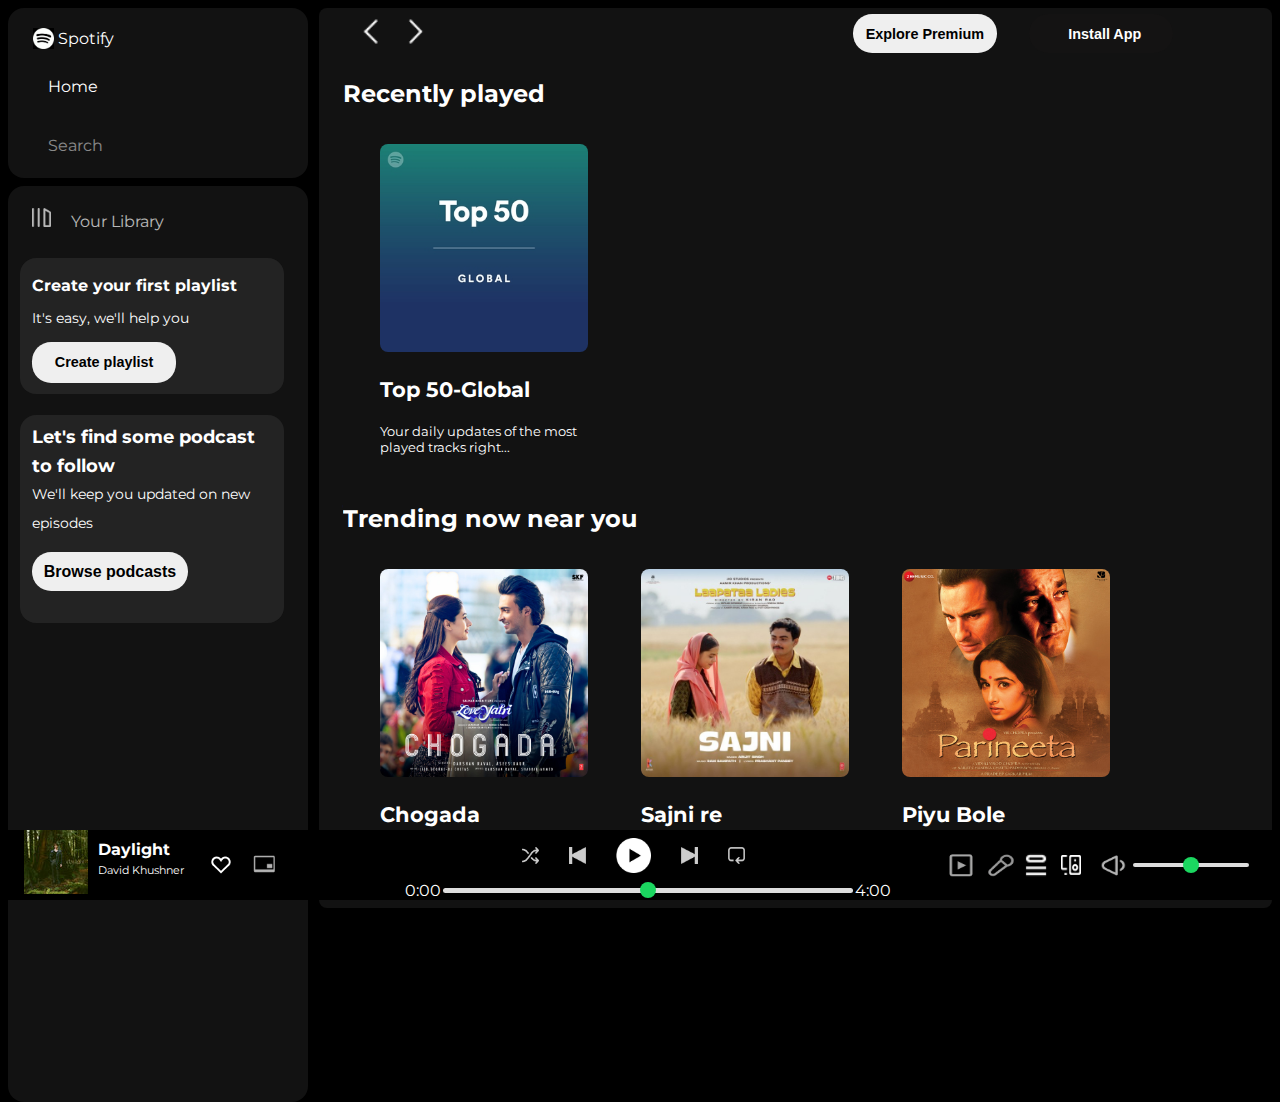
<file: index.html>
<!DOCTYPE html>
<html lang="en">

<head>
    <meta charset="UTF-8">
    <meta name="viewport" content="width=device-width, initial-scale=1.0">
    <link rel="stylesheet" href="https://cdnjs.cloudflare.com/ajax/libs/font-awesome/6.5.2/css/all.min.css"  integrity="sha512-SnH5WK+bZxgPHs44uWIX+LLJAJ9/2PkPKZ5QiAj6Ta86w+fsb2TkcmfRyVX3pBnMFcV7oQPJkl9QevSCWr3W6A==" crossorigin="anonymous" referrerpolicy="no-referrer" />
    <link rel="icon" href="Assets\logo.png" />
    <title>Spotify - Web player: Music For Everyone</title>
    <link rel="preconnect" href="https://fonts.googleapis.com">
    <link rel="preconnect" href="https://fonts.gstatic.com" crossorigin>
    <link href="https://fonts.googleapis.com/css2?family=Montserrat:ital,wght@0,100..900;1,100..900&display=swap" rel="stylesheet">
    <link rel="stylesheet" href="style.css" />
</head>

<body>
    <div class="main">
        <div class="sidebar">
            <div class="logo">
                <div class="imglogo">
                <img src="Assets\whitespotify.png"/>
                <a href="www.spotify.com">Spotify</a>
                </div>
            </div>

            <div class="nav">
                <div class="navdiv" style="opacity: 1;">
                    <i class="fa-solid fa-house"></i>
                    <a href="">Home</a>
                </div>
                <div class="navdiv">
                    <i class="fa-solid fa-magnifying-glass"></i>
                    <a href="">Search</a>
                </div>
            </div>


        <div class="library">
            <div class="libdiv">
                <span class="libtop">
                    <img src="Assets\library_icon.png">
                    <a href="">Your Library</a>
                </span>
                <span class="plus">
                    <a><i class="fa-solid fa-plus"></i></a>
                </span>
                <span class="forward">
                    <a><i class="fa-solid fa-arrow-right"></i></i></a>
                </span>
            </div>

                <div class="other">
                    <div class="playlist">
                      <h4>Create your first playlist</h4>
                      <p>It's easy, we'll help you</p>
                      <button>Create playlist</button>
                    </div>
                    
                    <div class="podcast">
                        <p class="p1">Let's find some podcast to follow</p>
                        <p class="p2">We'll keep you updated on new episodes</p>
                        <button>Browse podcasts</button>
                      </div>
                </div>
            </div>
        </div>
       
        <div class="content">
            <div id="stickynav">
                <div class="navicons" style="cursor: pointer;">
                <img src="Assets\backward_icon.png"/>
                <img src="Assets/forward_icon.png"/>
                </div>
                <div class="navbuttons">
                <button id="premium">Explore Premium</button>
                <button id="install" style="background-color: rgb(20, 19, 19); color: white;"><i class="fa-solid fa-download" style="margin-right:0.5rem;"></i>Install App</button>
                <i style="margin-bottom: 1rem;" class="fa-regular fa-user" id="user"></i>
                </div>
            </div>
       
                    <h2 style="width: 25%;">Recently played</h2>
                    <div class="cardcontainer">
                        <div class="card">
                            <img src="Assets\card1img.jpeg" />
                            <p style="font-weight: bolder; font-size: 1.3rem;">Top 50-Global</p>
                            <p style="font-size: smaller;">Your daily updates of the most played tracks right...</p>
                        </div>
                     </div>

                        
                    <h2 style="width: 35%;">Trending now near you</h2>
                    <div class="cardcontainer">
                        <div class="card">
                            <img src="Assets\card2img.jpeg" />
                            <p style="font-weight: bolder; font-size: 1.3rem;">Chogada</p>
                            <p style="font-size: smaller;">Darshan Raval</p>
                        </div>
                    
                        <div class="card">
                            <img src="Assets\card3img.jpeg" />
                            <p style="font-weight: bolder; font-size: 1.3rem;">Sajni re</p>
                            <p style="font-size: smaller;">Arijit Singh</p>
                        </div>
                    
                        <div class="card">
                            <img src="Assets\card4img.jpeg" />
                            <p style="font-weight: bolder; font-size: 1.3rem;">Piyu Bole</p>
                            <p style="font-size: smaller;">Shreya Ghoshal</p>
                        </div>
                    </div>


                    <h2 style="width: 18%;">Featured</h2>
                    <div class="cardcontainer">
                        <div class="card">
                            <img src="Assets\card5img.jpeg" />
                            <p style="font-weight: bolder; font-size: 1.3rem;">Top Songs Global</p>
                            <p style="font-size: smaller;">Listen top hit global songs...</p>
                        </div>
                    
                        <div class="card">
                            <img src="Assets\card6img.jpeg" />
                            <p style="font-weight: bolder; font-size: 1.3rem;">Top Songs India</p>
                            <p style="font-size: smaller;">Listen top hit Indian songs...</p>
                        </div>
                    
                        <div class="card">
                            <img src="Assets\card1img.jpeg" />
                            <p style="font-weight: bolder; font-size: 1.3rem;">Top 50-Global</p>
                            <p style="font-size: smaller;">Listen top 50 global songs...</p>
                        </div>
                    </div>


                    <div class="footer">
                        <div class="line"></div>
                    </div>
                </div>
            </div>
     
        <div class="player">
            <div class="album">
                <div><img src="Assets\album_picture.jpeg" style="margin-left:1rem;" /></div>
                <div id="song">
                    <p style="margin: 0; margin-bottom:0.3rem ; font-weight: bolder;">Daylight</p>
                    <p style="margin: 0; font-size: 0.7rem;">David Khushner</p></div>
                <div id="albumicons">
                    <img src="Assets\album_icon1.png" style="height: 1.5rem; width:1.5rem; padding-left:1rem;"/>
                    <img src="Assets\album_icon2.png" style="height: 2.5rem; width:2rem; padding-left:1rem; padding-top:0.1rem"/>
                </div>
            </div>

            <div class="controls">
                <div class="musicoptions">
                    <img src="Assets\player_icon1.png" class="music">
                    <img src="Assets\player_icon2.png" class="music">
                    <img src="Assets\player_icon3.png" class="music" style="height:35px; width:35px; opacity: 1;">
                    <img src="Assets\player_icon4.png" class="music">
                    <img src="Assets\player_icon5.png" class="music">
                </div>
                <div class="range">
                    <span>0:00</span>
                      <input type="range" min="0" max="100" step="1" style="width: 80%;"class="track" />  
                    <span>4:00</span>
                </div>
            </div>


            <div class="options">
                <img src="Assets\controls_icon1.png" id="controlicon1" class="cicon">
                <img src="Assets\controls_icon2.png" id="controlicon2" class="cicon">
                <img src="Assets\controls_icon3.png" id="controlicon3" class="cicon">
                <img src="Assets\controls_icon4.png" id="controlicon4" class="cicon">
                <img src="Assets\controls_icon5.png" id="controlicon5" class="cicon">
                <input type="range" min="0" max="100" step="1" style="width: 30%;" class="track"/>
            </div>
        </div>
    </div>
</body>

</html>
</file>
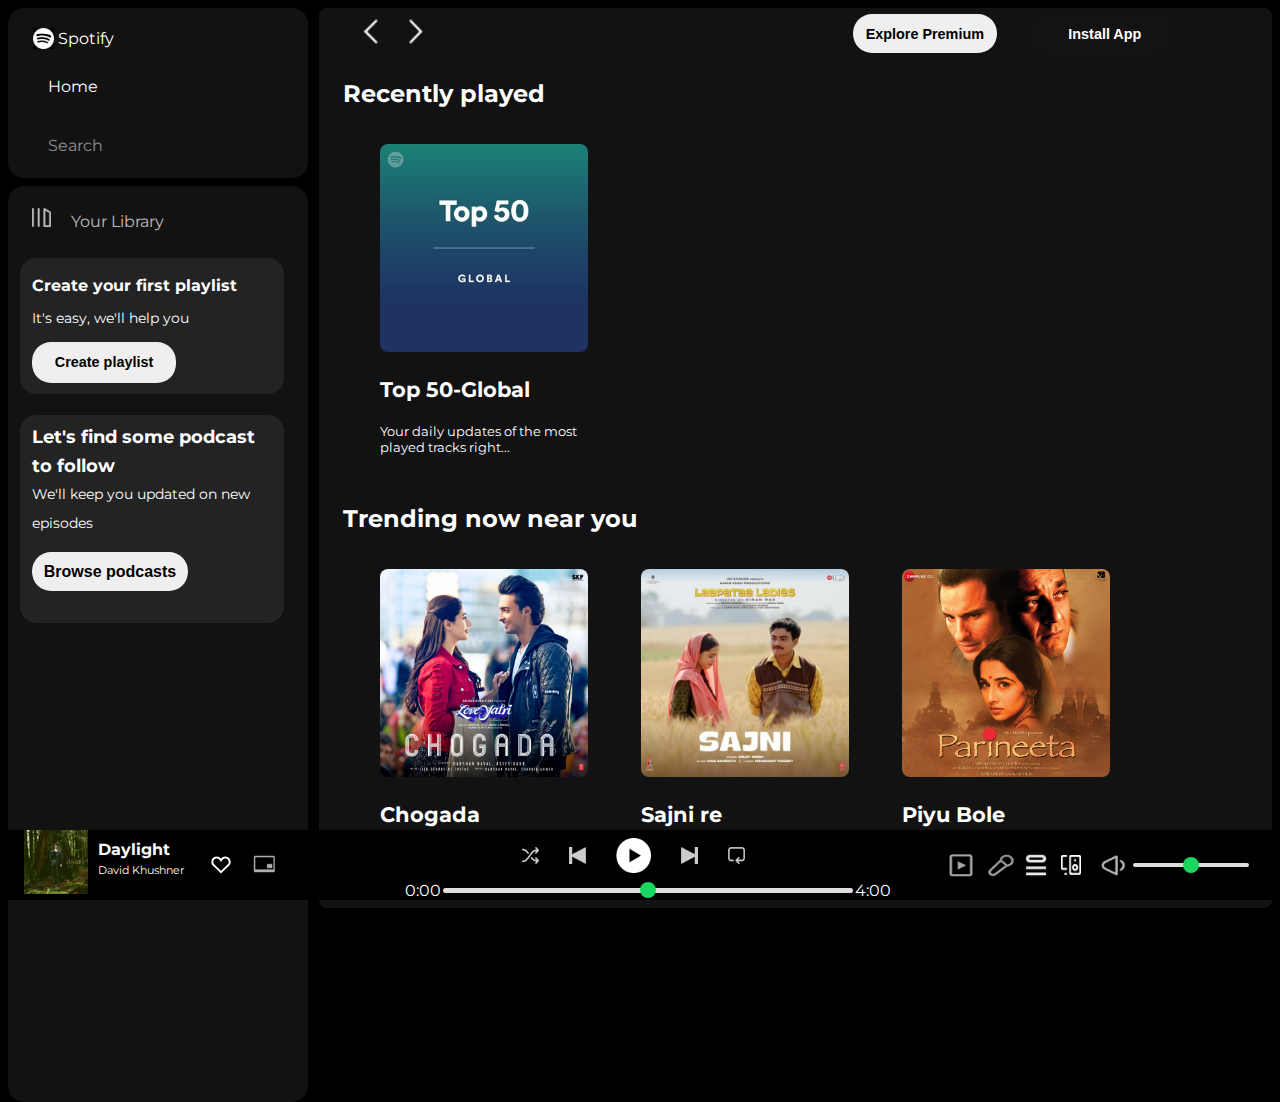
<file: Spotify.html>
<!DOCTYPE html>
<html lang="en">

<head>
    <meta charset="UTF-8">
    <meta name="viewport" content="width=device-width, initial-scale=1.0">
    <link rel="stylesheet" href="https://cdnjs.cloudflare.com/ajax/libs/font-awesome/6.5.2/css/all.min.css"  integrity="sha512-SnH5WK+bZxgPHs44uWIX+LLJAJ9/2PkPKZ5QiAj6Ta86w+fsb2TkcmfRyVX3pBnMFcV7oQPJkl9QevSCWr3W6A==" crossorigin="anonymous" referrerpolicy="no-referrer" />
    <link rel="icon" href="Assets\logo.png" />
    <title>Spotify - Web player: Music For Everyone</title>
    <link rel="preconnect" href="https://fonts.googleapis.com">
    <link rel="preconnect" href="https://fonts.gstatic.com" crossorigin>
    <link href="https://fonts.googleapis.com/css2?family=Montserrat:ital,wght@0,100..900;1,100..900&display=swap" rel="stylesheet">
    <link rel="stylesheet" href="style.css" />
</head>

<body>
    <div class="main">
        <div class="sidebar">
            <div class="logo">
                <div class="imglogo">
                <img src="Assets\whitespotify.png"/>
                <a href="www.spotify.com">Spotify</a>
                </div>
            </div>

            <div class="nav">
                <div class="navdiv" style="opacity: 1;">
                    <i class="fa-solid fa-house"></i>
                    <a href="">Home</a>
                </div>
                <div class="navdiv">
                    <i class="fa-solid fa-magnifying-glass"></i>
                    <a href="">Search</a>
                </div>
            </div>


        <div class="library">
            <div class="libdiv">
                <span class="libtop">
                    <img src="Assets\library_icon.png">
                    <a href="">Your Library</a>
                </span>
                <span class="plus">
                    <a><i class="fa-solid fa-plus"></i></a>
                </span>
                <span class="forward">
                    <a><i class="fa-solid fa-arrow-right"></i></i></a>
                </span>
            </div>

                <div class="other">
                    <div class="playlist">
                      <h4>Create your first playlist</h4>
                      <p>It's easy, we'll help you</p>
                      <button>Create playlist</button>
                    </div>
                    
                    <div class="podcast">
                        <p class="p1">Let's find some podcast to follow</p>
                        <p class="p2">We'll keep you updated on new episodes</p>
                        <button>Browse podcasts</button>
                      </div>
                </div>
            </div>
        </div>
       
        <div class="content">
            <div id="stickynav">
                <div class="navicons" style="cursor: pointer;">
                <img src="Assets\backward_icon.png"/>
                <img src="Assets/forward_icon.png"/>
                </div>
                <div class="navbuttons">
                <button id="premium">Explore Premium</button>
                <button id="install" style="background-color: rgb(20, 19, 19); color: white;"><i class="fa-solid fa-download" style="margin-right:0.5rem;"></i>Install App</button>
                <i style="margin-bottom: 1rem;" class="fa-regular fa-user" id="user"></i>
                </div>
            </div>
       
                    <h2 style="width: 25%;">Recently played</h2>
                    <div class="cardcontainer">
                        <div class="card">
                            <img src="Assets\card1img.jpeg" />
                            <p style="font-weight: bolder; font-size: 1.3rem;">Top 50-Global</p>
                            <p style="font-size: smaller;">Your daily updates of the most played tracks right...</p>
                        </div>
                     </div>

                        
                    <h2 style="width: 35%;">Trending now near you</h2>
                    <div class="cardcontainer">
                        <div class="card">
                            <img src="Assets\card2img.jpeg" />
                            <p style="font-weight: bolder; font-size: 1.3rem;">Chogada</p>
                            <p style="font-size: smaller;">Darshan Raval</p>
                        </div>
                    
                        <div class="card">
                            <img src="Assets\card3img.jpeg" />
                            <p style="font-weight: bolder; font-size: 1.3rem;">Sajni re</p>
                            <p style="font-size: smaller;">Arijit Singh</p>
                        </div>
                    
                        <div class="card">
                            <img src="Assets\card4img.jpeg" />
                            <p style="font-weight: bolder; font-size: 1.3rem;">Piyu Bole</p>
                            <p style="font-size: smaller;">Shreya Ghoshal</p>
                        </div>
                    </div>


                    <h2 style="width: 18%;">Featured</h2>
                    <div class="cardcontainer">
                        <div class="card">
                            <img src="Assets\card5img.jpeg" />
                            <p style="font-weight: bolder; font-size: 1.3rem;">Top Songs Global</p>
                            <p style="font-size: smaller;">Listen top hit global songs...</p>
                        </div>
                    
                        <div class="card">
                            <img src="Assets\card6img.jpeg" />
                            <p style="font-weight: bolder; font-size: 1.3rem;">Top Songs India</p>
                            <p style="font-size: smaller;">Listen top hit Indian songs...</p>
                        </div>
                    
                        <div class="card">
                            <img src="Assets\card1img.jpeg" />
                            <p style="font-weight: bolder; font-size: 1.3rem;">Top 50-Global</p>
                            <p style="font-size: smaller;">Listen top 50 global songs...</p>
                        </div>
                    </div>


                    <div class="footer">
                        <div class="line"></div>
                    </div>
                </div>
            </div>
     
        <div class="player">
            <div class="album">
                <div><img src="Assets\album_picture.jpeg" style="margin-left:1rem;" /></div>
                <div id="song">
                    <p style="margin: 0; margin-bottom:0.3rem ; font-weight: bolder;">Daylight</p>
                    <p style="margin: 0; font-size: 0.7rem;">David Khushner</p></div>
                <div id="albumicons">
                    <img src="Assets\album_icon1.png" style="height: 1.5rem; width:1.5rem; padding-left:1rem;"/>
                    <img src="Assets\album_icon2.png" style="height: 2.5rem; width:2rem; padding-left:1rem; padding-top:0.1rem"/>
                </div>
            </div>

            <div class="controls">
                <div class="musicoptions">
                    <img src="Assets\player_icon1.png" class="music">
                    <img src="Assets\player_icon2.png" class="music">
                    <img src="Assets\player_icon3.png" class="music" style="height:35px; width:35px; opacity: 1;">
                    <img src="Assets\player_icon4.png" class="music">
                    <img src="Assets\player_icon5.png" class="music">
                </div>
                <div class="range">
                    <span>0:00</span>
                      <input type="range" min="0" max="100" step="1" style="width: 80%;"class="track" />  
                    <span>4:00</span>
                </div>
            </div>


            <div class="options">
                <img src="Assets\controls_icon1.png" id="controlicon1" class="cicon">
                <img src="Assets\controls_icon2.png" id="controlicon2" class="cicon">
                <img src="Assets\controls_icon3.png" id="controlicon3" class="cicon">
                <img src="Assets\controls_icon4.png" id="controlicon4" class="cicon">
                <img src="Assets\controls_icon5.png" id="controlicon5" class="cicon">
                <input type="range" min="0" max="100" step="1" style="width: 30%;" class="track"/>
            </div>
        </div>
    </div>
</body>

</html>
</file>
<file: style.css>
body{
    margin:0px;
    padding:0.5rem;
    font-family: "Montserrat", sans-serif;
    background-color: black;
    color:white;
    overflow: hidden; 
}

.main{
    display: flex;
    height: 100vh;
}

.sidebar{
    background-color: black;
    height: 100vh;
    width: 300px;
    border-radius: 1rem;  
    margin-right: 0.7rem;
}

.content{
  overflow:auto;   
  flex:1;  
  background-color: #121212;
  border-radius: 0.5rem;  
  padding:0 1.5rem;
}

.player{
    background-color: black;
    position: fixed;
    bottom:0px;
    width: 100%;
    height: 70px;
}

.logo{
    background-color: #121212;
    height: 2.75rem ;
    line-height: 2.5rem; 
    padding-left: 0.75rem;
    border-radius: 1rem;
    border-bottom-left-radius: 0;
    border-bottom-right-radius: 0;
}

.imglogo{
    padding-top: 0.75rem;
}
.logo a{
    text-decoration: none;
    color: white;
    font-size: 1rem;
    position: relative;
    bottom: 0.3rem;
}

.logo img{
    height: 1.3rem;
    width: 1.3rem;
    padding-left: 0.8rem;
    padding-top: 0.5rem;
}

.nav{
    background-color: #121212;
    display: flex;
    flex-direction: column;
    justify-content: center;
    border-radius: 1rem;  
    border-top-left-radius: 0;
    border-top-right-radius: 0;
    height: 6.875rem;
    padding: 0.5rem 0.75rem  ;
}

.navdiv{
    line-height: 2.5rem;  
    opacity: 0.5;
    padding: 0.5rem 0.75rem;
}

.navdiv:hover{
    opacity: 1;
}

.navdiv i{
    font-size: 1.5rem;
}

.navdiv a , .library a{
    text-decoration: none;
    color: white;
    font-size: 1rem;
    margin-left: 1rem;
}

.library{
    margin-top: 0.5rem;
    background-color: #121212;
    height: 100vh;
    padding:0.5rem 0.75rem;
    border-radius: 1rem;
}

.libdiv{
    line-height: 2.5rem;  
    padding: 0.5rem 0.75rem;
}

.libdiv img{
    height: 1.2rem;
    width: 1.2rem;
}

.library a{
    padding-bottom: 1rem;
}

.plus{
    margin-left: 2rem;
    cursor: pointer;
    opacity: 0.6;
}
.forward{
    cursor: pointer;
    opacity: 0.6;
}
.libtop{
    opacity: 0.7;
}
.plus:hover,.forward:hover,.libtop:hover{
    opacity: 1;
}
.other{
    background-color:#121212 ;
    border-radius: 1rem;
    width:16.5rem;
    padding: none;
}

.playlist,.podcast{
    height:7.5rem;
    background-color: #232323;
    line-height: 2.5rem;  
    padding: 0.5rem 0.75rem;
    margin-top: 0.5rem;
    margin-bottom: 0.5rem;
    display: flex;
    flex-direction: column;
    border-radius: 1rem;
}
.playlist h4{
    margin:0;
    height: 1.75rem;
}
.playlist p{
    margin: 0;
    line-height: 3rem;
    font-size: 0.9rem;
}
.playlist button{
    width:9rem;
    height:2.56rem;
    border-radius:1.2rem;
    font-weight: bolder;
    font-size: 0.9rem;
    border:none;
}

.podcast{
    height: 12rem;
    margin-top: 1.3rem;
}

.podcast .p1{
    margin: 0;
    line-height: 1.8rem;
    font-size: 1.1rem;
    font-weight: bolder;
}

.p2{
    margin-top: 0;
    line-height: 1.8rem;
    font-size: 0.9rem;
}
.podcast button{
    width:65%;
    height:20%;
    border-radius:1.2rem;
    font-weight: bolder;
    font-size: 1rem;
    border:none;
}

.playlist button:hover{
    width:9.2rem;
    height:2.8rem;
    transition: ease-in 0.1s;
    font-size: 0.95rem;
    cursor: pointer;
}
.podcast button:hover{
    width:67%;
    height:22%;
    transition: ease-in 0.1s;
    font-size: 1.05rem;
    cursor: pointer;
}


#stickynav{
    height: 3.2rem;
    display: flex;
    align-items: center;
    justify-content: space-between;
    position: sticky;
    top:0;
    background-color: #121212;
    z-index:10; 
}

.navicons img{
    margin-left: 0.8rem;
    height: 1.8rem;
    width: 1.8rem;
}

.navbuttons{
    display: flex;
    align-items: center;
}
#user{
    margin-right: 1.7rem;
    margin-top: 0.7rem;
    margin-left: 1rem;
}

.navbuttons button{
    margin-right: 2rem;
    width:9rem;
    height:2.4rem;
    border-radius:1.2rem;
    font-weight: bolder;
    font-size: 0.9rem;
    border:none;
}

.navbuttons button:hover{
    width:9.2rem;
    height:2.5rem;
    transition: ease-in 0.1s;
    font-size: 0.9rem;
    cursor: pointer;
}
#install:hover{
    border: 1px solid white;
}

@media(max-width:1000px){
    #premium{
        display: none;
    }
}



.card{
    border-radius: 0.5rem;
    padding:1rem;
    width: 13rem;
    margin-left: 1.3rem;
}
.card:hover{
    box-shadow: 0 0 5px black;    
    background-color: #232323;
    cursor: pointer;
}
.card img{
    width:13rem;
    height:13rem;
    border-radius: 0.5rem;
}

.cardcontainer{
    display: flex;
    flex-wrap: wrap;
    margin-top: 1rem;
}
h2:hover{
    text-decoration: underline;
    cursor: pointer;
}

.footer{
    height: 300px;
    display: flex;
    align-items: center;
    justify-content: center;
}
.line{
    height: 30%;
    width: 90%;
    border-top:1px solid white;
    opacity: 0.2;
}

.player{
    display: flex;
}
.album{
    width: 30%;
    display: flex;
}
#song{
    display: flex;
    flex-direction: column;
    margin: 0.6rem;
}
#albumicons{
    display: flex;
    align-items: center;
}
.controls{
    width: 40%;
    display: flex;
    flex-direction: column;
}
.musicoptions{
    height: 70%;
    display: flex;
    flex-direction: row;  
    justify-content: center;
    align-items: center;
    padding: 5px;
}
.musicoptions img{
    height: 17px;
    width: 17px;
    margin-right: 30px;
    opacity: 0.8;
}

.musicoptions img:hover{
    opacity: 1; cursor: pointer;
}

.range{
    display: flex;
   justify-content: center;
   align-items: center;
}

.options{
    width: 30%;
    display: flex;
    align-items: center;
    justify-content: center;
    opacity: 1;
}
.player .options .cicon:hover{
    cursor: pointer;
    box-shadow: 0 0 1px white;
}
.options #controlicon1{
 height:50px ;   width: 40px;
}
.options #controlicon2{
 height:50px ;   width: 40px; 
}
.options #controlicon3{
    height:30px ;   width: 30px; margin-right: 10px;
}
.options #controlicon4{
    height:20px ;   width: 20px; margin-right: 10px;
}
.options #controlicon5{
    height:50px ;   width: 40px; 
}

.track{
    appearance: none;  
    background-color: transparent;
    cursor: pointer;
}

.track::-webkit-slider-runnable-track{
    background-color: #ddd;
    border-radius: 100px;
    height: 0.3rem;
}
.track::-webkit-slider-thumb{
    appearance: none;
    height: 1rem;
    width: 1rem;
    border-radius: 50%;
    background-color: #1bd760;
    margin-top: -6px;
}
</file>
